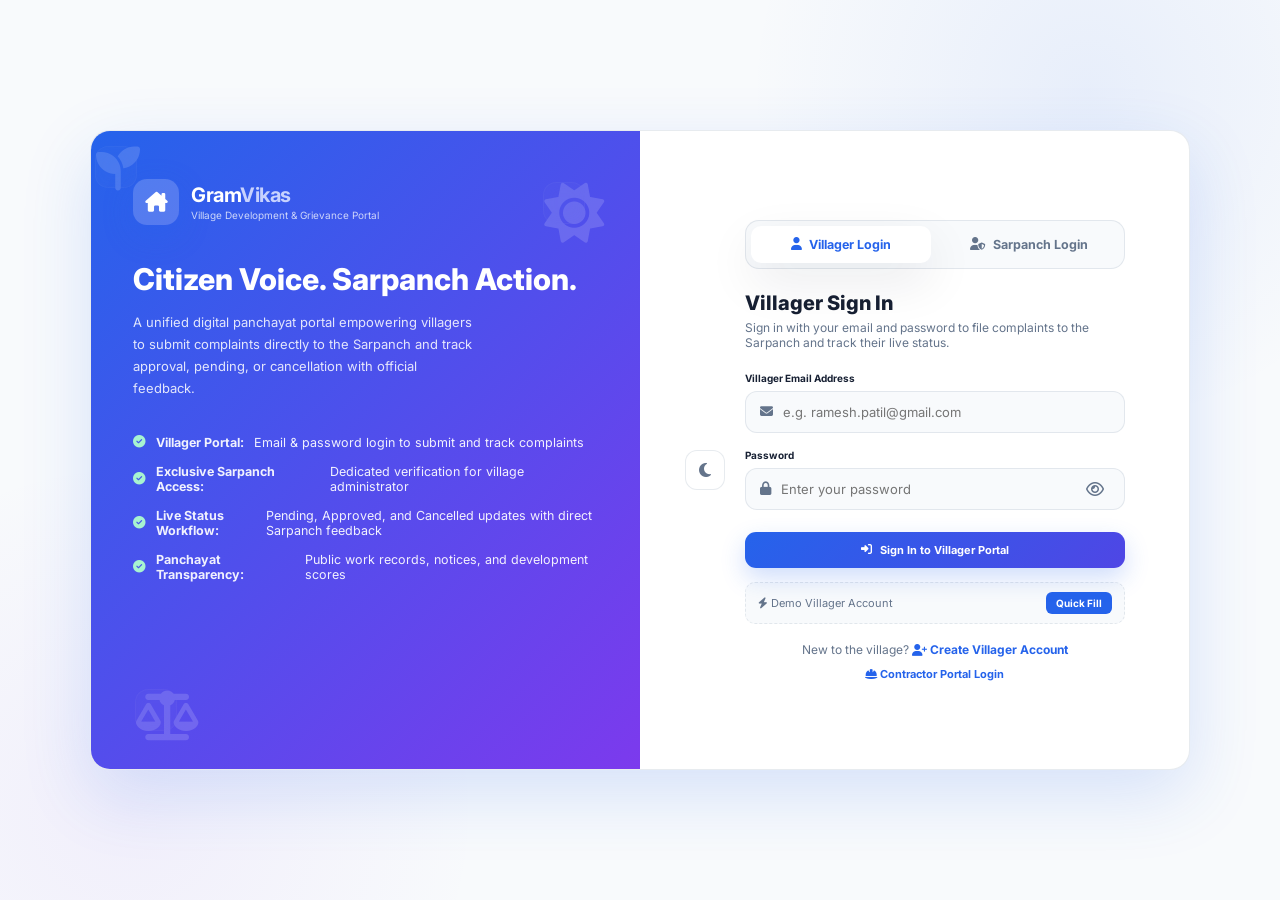
<file: login.html>
<!DOCTYPE html>
<html lang="en">
<head>
    <meta charset="UTF-8">
    <meta name="viewport" content="width=device-width, initial-scale=1.0">
    <title>Sign In — GramVikas Village Portal</title>
    <meta name="description" content="Sign in to GramVikas - Village Development & Citizen Grievance Portal for villagers and Sarpanch." />

    <!-- Google Fonts -->
    <link rel="preconnect" href="https://fonts.googleapis.com">
    <link rel="preconnect" href="https://fonts.gstatic.com" crossorigin>
    <link
        href="https://fonts.googleapis.com/css2?family=Inter:wght@400;500;600;700;800&family=Noto+Sans+Devanagari:wght@400;500;600;700&display=swap"
        rel="stylesheet"
    >

    <!-- Font Awesome Icons -->
    <link
        rel="stylesheet"
        href="https://cdnjs.cloudflare.com/ajax/libs/font-awesome/6.5.2/css/all.min.css"
    >

    <link rel="stylesheet" href="style.css">
    <link rel="stylesheet" href="login.css">
    <link rel="stylesheet" href="pro-effects.css">
    <style>
        .role-tabs-3 {
            display: grid;
            grid-template-columns: 1.2fr 1.2fr;
            gap: 8px;
            background: var(--surface-2);
            border: 1px solid var(--border);
            border-radius: 14px;
            padding: 5px;
            margin-bottom: 22px;
        }
        .sarpanch-badge-box {
            background: rgba(22, 163, 74, 0.08);
            border: 1px solid rgba(22, 163, 74, 0.25);
            border-radius: 12px;
            padding: 12px 14px;
            margin-bottom: 18px;
            font-size: 11.5px;
            color: var(--text);
            line-height: 1.55;
        }
        .sarpanch-badge-box strong {
            color: #15803d;
            display: block;
            margin-bottom: 4px;
            font-size: 12px;
        }
        .quick-autofill-btn {
            display: inline-flex;
            align-items: center;
            gap: 6px;
            padding: 6px 11px;
            margin-top: 8px;
            border-radius: 8px;
            background: #15803d;
            color: #fff;
            font-size: 10.5px;
            font-weight: 700;
            border: none;
            cursor: pointer;
            transition: var(--transition);
        }
        .quick-autofill-btn:hover {
            background: #166534;
            transform: translateY(-1px);
        }
        .demo-chip-box {
            display: flex;
            align-items: center;
            justify-content: space-between;
            background: var(--surface-2);
            border: 1px dashed var(--border);
            border-radius: 10px;
            padding: 9px 12px;
            margin-top: 14px;
            font-size: 11px;
            color: var(--muted);
        }
        .demo-chip-btn {
            background: var(--primary);
            color: #fff;
            border: none;
            padding: 5px 10px;
            border-radius: 6px;
            font-size: 10px;
            font-weight: 700;
            cursor: pointer;
        }
        .demo-chip-btn:hover {
            filter: brightness(1.1);
        }
    </style>
</head>
<body class="auth-body">

    <div class="auth-shell">

        <!-- ============ LEFT BRANDING PANEL ============ -->
        <div class="auth-brand">

            <div class="logo">
                <div class="logo-icon">
                    <i class="fa-solid fa-house-chimney"></i>
                </div>
                <div class="logo-text">
                    <h2>Gram<span>Vikas</span></h2>
                    <small>Village Development & Grievance Portal</small>
                </div>
            </div>

            <div class="auth-brand-copy">
                <h1>Citizen Voice. Sarpanch Action.</h1>
                <p>
                    A unified digital panchayat portal empowering villagers to submit complaints
                    directly to the Sarpanch and track approval, pending, or cancellation with official feedback.
                </p>
            </div>

            <ul class="auth-brand-points">
                <li><i class="fa-solid fa-circle-check"></i> <strong>Villager Portal:</strong> Email & password login to submit and track complaints</li>
                <li><i class="fa-solid fa-circle-check"></i> <strong>Exclusive Sarpanch Access:</strong> Dedicated verification for village administrator</li>
                <li><i class="fa-solid fa-circle-check"></i> <strong>Live Status Workflow:</strong> Pending, Approved, and Cancelled updates with direct Sarpanch feedback</li>
                <li><i class="fa-solid fa-circle-check"></i> <strong>Panchayat Transparency:</strong> Public work records, notices, and development scores</li>
            </ul>

            <div class="floating-icon icon-one"><i class="fa-solid fa-sun"></i></div>
            <div class="floating-icon icon-two"><i class="fa-solid fa-seedling"></i></div>
            <div class="floating-icon icon-three"><i class="fa-solid fa-scale-balanced"></i></div>

        </div>


        <!-- ============ RIGHT AUTH PANEL ============ -->
        <div class="auth-panel">

            <button class="header-icon auth-theme-toggle" id="authThemeToggle" title="Toggle theme">
                <i class="fa-solid fa-moon"></i>
            </button>

            <div class="auth-card">

                <!-- ROLE TABS: Villager vs Sarpanch -->
                <div class="role-tabs-3" id="roleTabsContainer">
                    <button type="button" class="role-tab active" id="tabVillager" data-view="villagerLoginView">
                        <i class="fa-solid fa-user"></i> Villager Login
                    </button>
                    <button type="button" class="role-tab" id="tabSarpanch" data-view="sarpanchLoginView">
                        <i class="fa-solid fa-user-shield"></i> Sarpanch Login
                    </button>
                </div>

                <!-- ==================================================
                     1. VILLAGER LOGIN VIEW (Email + Password)
                =================================================== -->
                <div class="auth-view" id="villagerLoginView">

                    <div class="auth-view-head">
                        <h2>Villager Sign In</h2>
                        <p>Sign in with your email and password to file complaints to the Sarpanch and track their live status.</p>
                    </div>

                    <form id="villagerLoginForm" novalidate>
                        <div class="form-group">
                            <label for="villagerEmail">Villager Email Address</label>
                            <div class="input-icon">
                                <i class="fa-solid fa-envelope"></i>
                                <input
                                    type="email"
                                    id="villagerEmail"
                                    placeholder="e.g. ramesh.patil@gmail.com"
                                    autocomplete="email"
                                    required
                                >
                            </div>
                        </div>

                        <div class="form-group">
                            <label for="villagerPassword">Password</label>
                            <div class="input-icon">
                                <i class="fa-solid fa-lock"></i>
                                <input
                                    type="password"
                                    id="villagerPassword"
                                    placeholder="Enter your password"
                                    autocomplete="current-password"
                                    required
                                >
                                <button type="button" class="toggle-eye" data-target="villagerPassword" aria-label="Toggle password visibility">
                                    <i class="fa-regular fa-eye"></i>
                                </button>
                            </div>
                        </div>

                        <button type="submit" class="primary-btn auth-submit" id="villagerLoginSubmitBtn">
                            <i class="fa-solid fa-right-to-bracket"></i> Sign In to Villager Portal
                        </button>
                    </form>

                    <!-- Quick Demo Villager Helper -->
                    <div class="demo-chip-box">
                        <span><i class="fa-solid fa-bolt text-warning"></i> Demo Villager Account</span>
                        <button type="button" class="demo-chip-btn" id="autofillVillagerDemoBtn">
                            Quick Fill
                        </button>
                    </div>

                    <p class="auth-switch">
                        New to the village?
                        <a href="#" id="openRegisterLink"><i class="fa-solid fa-user-plus"></i> Create Villager Account</a>
                    </p>

                    <p class="auth-switch" style="margin-top: 10px; font-size: 11px;">
                        <a href="#" id="openContractorViewLink"><i class="fa-solid fa-helmet-safety"></i> Contractor Portal Login</a>
                    </p>

                </div>


                <!-- ==================================================
                     2. SARPANCH LOGIN VIEW (Strict Authentication)
                     Email: piyushyadav3077@gmail.com | Pass: 816111
                =================================================== -->
                <div class="auth-view" id="sarpanchLoginView" hidden>

                    <div class="auth-view-head">
                        <h2>Sarpanch Portal Login</h2>
                        <p>Authorized access for the Sarpanch to inspect complaints, set status as Approved/Cancelled/Pending, and send feedback.</p>
                    </div>

                    <div class="sarpanch-badge-box">
                        <strong><i class="fa-solid fa-shield-halved"></i> Authorized Sarpanch Access Only</strong>
                        <span>Under Gram Panchayat security protocol, only the official village Sarpanch can access this desk.</span>
                        <div style="margin-top: 6px; font-size: 10.5px; color: var(--muted);">
                            Authorized email: <strong>piyushyadav3077@gmail.com</strong>
                        </div>
                        <button type="button" class="quick-autofill-btn" id="autofillSarpanchBtn">
                            <i class="fa-solid fa-key"></i> Autofill Sarpanch Credentials
                        </button>
                    </div>

                    <form id="sarpanchLoginForm" novalidate>
                        <div class="form-group">
                            <label for="sarpanchEmail">Sarpanch Official Email</label>
                            <div class="input-icon">
                                <i class="fa-solid fa-envelope"></i>
                                <input
                                    type="email"
                                    id="sarpanchEmail"
                                    placeholder="piyushyadav3077@gmail.com"
                                    autocomplete="email"
                                    required
                                >
                            </div>
                        </div>

                        <div class="form-group">
                            <label for="sarpanchPassword">Sarpanch Access Password</label>
                            <div class="input-icon">
                                <i class="fa-solid fa-lock"></i>
                                <input
                                    type="password"
                                    id="sarpanchPassword"
                                    placeholder="Enter Sarpanch password"
                                    autocomplete="current-password"
                                    required
                                >
                                <button type="button" class="toggle-eye" data-target="sarpanchPassword" aria-label="Toggle password visibility">
                                    <i class="fa-regular fa-eye"></i>
                                </button>
                            </div>
                        </div>

                        <button
                            type="submit"
                            class="primary-btn auth-submit"
                            id="sarpanchLoginSubmitBtn"
                            style="background: linear-gradient(135deg, #15803d, #047857); box-shadow: 0 10px 25px rgba(22, 163, 74, 0.28);"
                        >
                            <i class="fa-solid fa-shield-halved"></i> Sign In as Sarpanch
                        </button>
                    </form>

                    <p class="auth-switch">
                        Are you a villager?
                        <a href="#" id="switchBackToVillagerLink"><i class="fa-solid fa-arrow-left"></i> Back to Villager Login</a>
                    </p>

                </div>


                <!-- ==================================================
                     3. VILLAGER REGISTRATION VIEW
                =================================================== -->
                <div class="auth-view" id="userRegisterView" hidden>

                    <div class="auth-view-head">
                        <h2>Villager Registration</h2>
                        <p>Register with your details to file grievances and track Gram Panchayat decisions.</p>
                    </div>

                    <form id="userRegisterForm" novalidate>
                        <!-- Reusable location & account fields populated by login.js -->
                    </form>

                    <p class="auth-switch">
                        Already have an account?
                        <a href="#" id="backToVillagerLoginFromReg"><i class="fa-solid fa-arrow-left"></i> Sign in as Villager</a>
                    </p>

                </div>


                <!-- ==================================================
                     4. CONTRACTOR LOGIN VIEW
                =================================================== -->
                <div class="auth-view" id="contractorLoginView" hidden>

                    <div class="auth-view-head">
                        <h2>Contractor Portal</h2>
                        <p>Access assigned village development works and update project progress.</p>
                    </div>

                    <form id="contractorLoginForm">
                        <div class="form-group">
                            <label for="contractorEmailInput">Assigned Work Email Address</label>
                            <div class="input-icon">
                                <i class="fa-solid fa-envelope"></i>
                                <input id="contractorEmailInput" type="email" autocomplete="username" maxlength="160" placeholder="contractor@example.com" required>
                            </div>
                        </div>
                        <div class="form-group">
                            <label for="contractorPasswordInput">Password</label>
                            <div class="input-icon">
                                <i class="fa-solid fa-lock"></i>
                                <input id="contractorPasswordInput" type="password" autocomplete="current-password" minlength="8" maxlength="128" placeholder="Enter your assigned password" required>
                            </div>
                        </div>
                        <p class="form-help">Contractor accounts are created by the Sarpanch. Self-registration is not available.</p>
                        <button type="submit" class="primary-btn auth-submit" id="contractorLoginBtn">
                            <i class="fa-solid fa-helmet-safety"></i> Sign in as Contractor
                        </button>
                    </form>

                    <p class="auth-switch">
                        <a href="#" id="backToVillagerFromContractor"><i class="fa-solid fa-arrow-left"></i> Back to Villager Login</a>
                    </p>

                </div>

            </div>

        </div>

    </div>


    <!-- ================================
         TOAST MESSAGE
    ================================= -->
    <div class="toast" id="toast">
        <div class="toast-icon"><i class="fa-solid fa-check"></i></div>
        <div class="toast-content">
            <strong id="toastTitle">Success</strong>
            <p id="toastMessage">Operation completed successfully.</p>
        </div>
        <button id="closeToast" type="button" aria-label="Close notification"><i class="fa-solid fa-xmark"></i></button>
    </div>

    <!-- Scripts -->
    <script src="pro-effects.js"></script>
    <script src="maharashtra-data.js"></script>
    <script src="karnataka-data.js"></script>
    <script src="login.js"></script>
</body>
</html>
</file>
<file: style.css>
/* =========================================================
   GRAMVIKAS — ADVANCED VILLAGE DEVELOPMENT DASHBOARD
   style.css
   ========================================================= */

:root{
  --primary:#2563eb;
  --primary-2:#06b6d4;
  --secondary:#7c3aed;
  --success:#10b981;
  --warning:#f59e0b;
  --danger:#ef4444;
  --text:#172033;
  --muted:#64748b;
  --surface:#ffffff;
  --surface-2:#f8fafc;
  --border:rgba(148,163,184,.22);
  --sidebar:#0b1220;
  --sidebar-2:#111c31;
  --shadow:0 18px 50px rgba(15,23,42,.09);
  --shadow-hover:0 24px 70px rgba(37,99,235,.16);
  --radius:20px;
  --sidebar-width:270px;
  --header-height:78px;
  --transition:all .28s cubic-bezier(.2,.8,.2,1);
}

*{box-sizing:border-box;margin:0;padding:0}
html{scroll-behavior:smooth}
body{
  font-family:'Inter','Noto Sans Devanagari',system-ui,-apple-system,BlinkMacSystemFont,'Segoe UI',sans-serif;
  background:
    radial-gradient(circle at 85% 10%,rgba(37,99,235,.08),transparent 25%),
    radial-gradient(circle at 10% 90%,rgba(124,58,237,.06),transparent 25%),
    var(--surface-2);
  color:var(--text);
  overflow-x:hidden;
}
body.dark-mode{
  --text:#e5e7eb;
  --muted:#94a3b8;
  --surface:#111827;
  --surface-2:#0b1120;
  --border:rgba(148,163,184,.16);
  --shadow:0 18px 50px rgba(0,0,0,.25);
  background:var(--surface-2);
}
button,input,select,textarea{font:inherit}
button{border:0;cursor:pointer}
a{text-decoration:none;color:inherit}

/* ===== Scrollbar ===== */
::-webkit-scrollbar{width:9px;height:9px}
::-webkit-scrollbar-track{background:transparent}
::-webkit-scrollbar-thumb{background:#94a3b8;border-radius:30px}
::-webkit-scrollbar-thumb:hover{background:#64748b}

/* ===== Animated page reveal ===== */
.main-content{
  margin-left:var(--sidebar-width);
  min-height:100vh;
  transition:var(--transition);
}
.page-section{
  display:none;
  max-width:1700px;
  margin:auto;
  padding:28px clamp(18px,3vw,42px) 45px;
}
.page-section.active{
  display:block;
}
.page-section.active > *{
  animation:sectionReveal .7s both;
}
@keyframes sectionReveal{
  from{opacity:0;transform:translateY(18px)}
  to{opacity:1;transform:none}
}

/* ===== Highlight pulse (used when jumping to a sub-item inside a page) ===== */
.highlight-pulse{
  animation:highlightPulse 1.6s ease;
}
@keyframes highlightPulse{
  0%{box-shadow:0 0 0 0 rgba(37,99,235,.55)}
  60%{box-shadow:0 0 0 14px rgba(37,99,235,0)}
  100%{box-shadow:0 0 0 0 rgba(37,99,235,0)}
}

/* ===== Sidebar ===== */
.sidebar{
  position:fixed;
  z-index:1000;
  inset:0 auto 0 0;
  width:var(--sidebar-width);
  display:flex;
  flex-direction:column;
  color:#dbeafe;
  background:
    linear-gradient(160deg,rgba(37,99,235,.16),transparent 32%),
    linear-gradient(180deg,var(--sidebar),var(--sidebar-2));
  border-right:1px solid rgba(255,255,255,.07);
  box-shadow:12px 0 45px rgba(2,6,23,.12);
  overflow-y:auto;
  transition:var(--transition);
}
.sidebar::before{
  content:"";
  position:absolute;
  width:220px;height:220px;
  top:-110px;right:-110px;
  border-radius:50%;
  background:rgba(6,182,212,.12);
  filter:blur(10px);
  animation:floatBlob 8s ease-in-out infinite;
}
@keyframes floatBlob{50%{transform:translate(-30px,35px) scale(1.15)}}
.sidebar-header{
  min-height:88px;
  padding:20px 18px;
  display:flex;
  align-items:center;
  justify-content:space-between;
  position:relative;
}
.logo{display:flex;align-items:center;gap:12px}
.logo-icon{
  width:46px;height:46px;border-radius:14px;
  display:grid;place-items:center;
  color:white;font-size:20px;
  background:linear-gradient(135deg,var(--primary),var(--primary-2));
  box-shadow:0 10px 30px rgba(37,99,235,.32);
  animation:logoPulse 3s ease-in-out infinite;
}
@keyframes logoPulse{50%{transform:translateY(-3px);box-shadow:0 16px 35px rgba(37,99,235,.42)}}
.logo-text h2{font-size:20px;color:white;letter-spacing:-.5px}
.logo-text h2 span{color:#38bdf8}
.logo-text small{display:block;color:#94a3b8;margin-top:2px;font-size:10px}
.sidebar-close{display:none;background:transparent;color:#94a3b8;font-size:20px}
.village-selector{
  margin:4px 16px 18px;
  padding:13px;
  display:flex;align-items:center;gap:10px;
  border:1px solid rgba(255,255,255,.08);
  border-radius:15px;
  background:rgba(255,255,255,.055);
  backdrop-filter:blur(14px);
  transition:var(--transition);
}
.village-selector:hover{background:rgba(255,255,255,.09);transform:translateY(-2px)}
.village-icon{
  width:37px;height:37px;border-radius:11px;display:grid;place-items:center;
  background:rgba(56,189,248,.12);color:#38bdf8
}
.village-selector div:nth-child(2){flex:1}
.village-selector small{display:block;color:#94a3b8;font-size:10px}
.village-selector strong{font-size:13px;color:#fff}
.village-selector > i{color:#64748b;font-size:11px}
.sidebar-nav{padding:0 12px;position:relative}
.nav-title{
  padding:15px 10px 8px;
  color:#64748b;
  font-size:9px;font-weight:800;
  letter-spacing:1.4px;
}
.nav-link{
  position:relative;
  display:flex;align-items:center;gap:12px;
  padding:12px 13px;
  margin:3px 0;
  border-radius:13px;
  color:#a8b4c7;
  font-size:13px;font-weight:600;
  transition:var(--transition);
  overflow:hidden;
}
.nav-link::before{
  content:"";
  position:absolute;inset:0;
  background:linear-gradient(90deg,rgba(37,99,235,.18),transparent);
  transform:translateX(-110%);
  transition:var(--transition);
}
.nav-link:hover::before,.nav-link.active::before{transform:none}
.nav-link i,.nav-link span{position:relative;z-index:1}
.nav-link i{width:20px;text-align:center;color:#7f8ea5;transition:var(--transition)}
.nav-link:hover,.nav-link.active{color:white;transform:translateX(3px)}
.nav-link:hover i,.nav-link.active i{color:#38bdf8}
.nav-link.active{background:rgba(37,99,235,.14);box-shadow:inset 3px 0 0 #38bdf8}
.notification-badge{
  margin-left:auto;
  min-width:21px;height:21px;
  display:grid;place-items:center;
  border-radius:99px;background:#ef4444;color:white;
  font-size:10px;animation:badgePulse 2s infinite;
}
@keyframes badgePulse{50%{box-shadow:0 0 0 6px rgba(239,68,68,.08)}}
.sidebar-footer{margin-top:auto;padding:18px 16px}
.help-box{
  display:flex;gap:10px;align-items:center;
  padding:13px;border-radius:15px;
  background:linear-gradient(135deg,rgba(37,99,235,.18),rgba(6,182,212,.08));
  border:1px solid rgba(56,189,248,.13);
}
.help-icon{color:#38bdf8;font-size:20px}
.help-box strong{font-size:12px;color:white;display:block}
.help-box small{font-size:9px;color:#94a3b8}

/* ===== Header ===== */
.top-header{
  position:sticky;top:0;z-index:900;
  height:var(--header-height);
  display:flex;align-items:center;justify-content:space-between;
  padding:0 clamp(18px,3vw,40px);
  background:rgba(248,250,252,.82);
  border-bottom:1px solid var(--border);
  backdrop-filter:blur(20px);
}
body.dark-mode .top-header{background:rgba(11,17,32,.78)}
.header-left,.header-right{display:flex;align-items:center;gap:14px}
.menu-toggle{
  display:none;width:42px;height:42px;border-radius:12px;
  background:var(--surface);color:var(--text);box-shadow:var(--shadow)
}
.page-title h1{font-size:19px;letter-spacing:-.4px}
.page-title p{font-size:10px;color:var(--muted);margin-top:4px}
.page-title p i{margin-right:5px}
.search-box{
  width:min(300px,28vw);height:42px;
  display:flex;align-items:center;gap:9px;
  padding:0 12px;border:1px solid var(--border);
  background:var(--surface);border-radius:13px;
  transition:var(--transition);
}
.search-box:focus-within{
  border-color:rgba(37,99,235,.5);
  box-shadow:0 0 0 4px rgba(37,99,235,.08);
  width:min(340px,32vw);
}
.search-box > i{color:#94a3b8}
.search-box input{width:100%;border:0;outline:0;background:transparent;color:var(--text);font-size:12px}
.search-shortcut{font-size:9px;color:#94a3b8;border:1px solid var(--border);padding:4px 6px;border-radius:6px;white-space:nowrap}
.header-icon{
  width:40px;height:40px;border-radius:12px;
  display:grid;place-items:center;
  background:var(--surface);color:var(--muted);
  border:1px solid var(--border);transition:var(--transition);
  position:relative;
}
.header-icon:hover{color:var(--primary);transform:translateY(-2px);box-shadow:var(--shadow)}
.notification-btn span{
  position:absolute;right:8px;top:8px;width:7px;height:7px;
  background:#ef4444;border:2px solid var(--surface);border-radius:50%
}
.admin-profile{display:flex;align-items:center;gap:9px;padding-left:6px}
.profile-avatar{
  width:38px;height:38px;border-radius:12px;display:grid;place-items:center;
  color:white;background:linear-gradient(135deg,#2563eb,#7c3aed);
  box-shadow:0 8px 22px rgba(37,99,235,.22)
}
.profile-info strong{display:block;font-size:11px}
.profile-info small{display:block;color:var(--muted);font-size:9px;margin-top:2px}
.admin-profile > i{font-size:9px;color:#94a3b8}

/* ===== Common ===== */
.section-heading{
  display:flex;align-items:end;justify-content:space-between;
  gap:20px;margin:34px 0 17px
}
.section-heading h2{font-size:18px;letter-spacing:-.5px}
.section-heading p{color:var(--muted);font-size:11px;margin-top:4px}
.filter-select,.small-select{
  border:1px solid var(--border);background:var(--surface);color:var(--text);
  border-radius:10px;padding:9px 12px;outline:0;font-size:11px
}
.primary-btn,.secondary-btn,.text-btn{
  display:inline-flex;align-items:center;justify-content:center;gap:8px;
  border-radius:11px;font-weight:700;font-size:11px;
  transition:var(--transition)
}
.primary-btn{
  padding:11px 16px;color:white;
  background:linear-gradient(135deg,var(--primary),#4f46e5);
  box-shadow:0 10px 25px rgba(37,99,235,.22)
}
.primary-btn:hover{transform:translateY(-3px);box-shadow:0 15px 35px rgba(37,99,235,.3)}
.primary-btn:active{transform:translateY(-1px)}
.primary-btn.small{padding:10px 13px}

/* The `hidden` attribute is how script.js hides admin-only
   buttons (e.g. #addProjectBtn, #addComplaintUpdateBtn) from
   villagers by default, only revealing them for isAdmin. But
   .primary-btn above sets its own `display`, and an author
   rule always beats the browser's built-in `[hidden]{display:
   none}` rule — so without this, those buttons were visually
   showing for everyone regardless of the hidden attribute.
   This restores it, for any element with hidden set. */
[hidden]{display:none!important}

.secondary-btn{padding:11px 16px;background:var(--surface);color:var(--text);border:1px solid var(--border)}
.secondary-btn:hover{transform:translateY(-2px);box-shadow:var(--shadow)}
.text-btn{background:transparent;color:var(--primary);padding:7px}
.text-btn:hover{gap:12px}
.more-btn{background:transparent;color:var(--muted);padding:7px;border-radius:8px}
.more-btn:hover{background:var(--surface-2);color:var(--primary)}

/* ===== Welcome ===== */
.welcome-banner{
  min-height:230px;
  position:relative;overflow:hidden;
  display:flex;align-items:center;justify-content:space-between;
  padding:34px 42px;border-radius:25px;color:white;
  background:
    radial-gradient(circle at 90% 30%,rgba(255,255,255,.18),transparent 22%),
    linear-gradient(120deg,#1d4ed8,#4f46e5 52%,#0891b2);
  box-shadow:0 22px 60px rgba(37,99,235,.22);
}
.welcome-banner::before,.welcome-banner::after{
  content:"";position:absolute;border-radius:50%;border:1px solid rgba(255,255,255,.12)
}
.welcome-banner::before{width:320px;height:320px;right:-100px;top:-140px}
.welcome-banner::after{width:210px;height:210px;right:100px;bottom:-160px}
.welcome-text{position:relative;z-index:2;max-width:700px}
.welcome-label{
  display:inline-flex;align-items:center;gap:6px;
  padding:6px 9px;border-radius:99px;background:rgba(255,255,255,.12);
  font-size:10px;backdrop-filter:blur(8px)
}
.welcome-label i{animation:sparkle 1.6s infinite}
@keyframes sparkle{50%{transform:rotate(18deg) scale(1.2)}}
.welcome-text h2{font-size:29px;line-height:1.15;margin:13px 0 9px;letter-spacing:-1px}
.welcome-text p{font-size:12px;line-height:1.7;color:#dbeafe;margin-bottom:20px}
.welcome-illustration{position:relative;width:250px;height:180px;flex:none}
.illustration-circle{
  position:absolute;width:125px;height:125px;left:60px;top:28px;
  display:grid;place-items:center;border-radius:50%;
  color:white;font-size:56px;
  background:rgba(255,255,255,.11);
  border:1px solid rgba(255,255,255,.2);
  box-shadow:0 0 0 25px rgba(255,255,255,.025),0 0 0 50px rgba(255,255,255,.018);
  animation:illustrationFloat 4s ease-in-out infinite
}
@keyframes illustrationFloat{50%{transform:translateY(-10px) rotate(2deg)}}
.floating-icon{
  position:absolute;width:42px;height:42px;display:grid;place-items:center;
  border-radius:13px;background:rgba(255,255,255,.13);
  border:1px solid rgba(255,255,255,.2);backdrop-filter:blur(8px)
}
.icon-one{right:18px;top:14px;animation:float1 4s infinite}
.icon-two{left:4px;top:15px;animation:float2 4.7s infinite}
.icon-three{right:42px;bottom:8px;animation:float3 4.3s infinite}
@keyframes float1{50%{transform:translate(5px,12px) rotate(8deg)}}
@keyframes float2{50%{transform:translate(-5px,8px) rotate(-8deg)}}
@keyframes float3{50%{transform:translate(4px,-8px) rotate(7deg)}}

/* ===== Stats ===== */
.stats-grid{display:grid;grid-template-columns:repeat(3,1fr);gap:16px;margin-bottom:36px}
.stat-card,.dashboard-card,.service-card,.indicator-card,.scheme-card,.report-card{
  background:var(--surface);border:1px solid var(--border);box-shadow:var(--shadow)
}
.stat-card{
  position:relative;overflow:hidden;border-radius:18px;padding:20px;
  transition:var(--transition)
}
.stat-card::after{
  content:"";position:absolute;width:100px;height:100px;border-radius:50%;
  right:-45px;bottom:-45px;background:rgba(37,99,235,.05);transition:var(--transition)
}
.stat-card:hover{transform:translateY(-7px);box-shadow:var(--shadow-hover);border-color:rgba(37,99,235,.18)}
.stat-card:hover::after{transform:scale(1.7)}
.stat-top{display:flex;justify-content:space-between;align-items:center}
.stat-icon{
  width:45px;height:45px;border-radius:13px;display:grid;place-items:center;font-size:18px;
}
.stat-icon.population{background:#eff6ff;color:#2563eb}
.stat-icon.households{background:#f5f3ff;color:#7c3aed}
.stat-icon.education{background:#ecfeff;color:#0891b2}
.stat-icon.development{background:#ecfdf5;color:#059669}
.stat-icon.schools{background:#fffbeb;color:#f59e0b}
.stat-icon.hospitals{background:#fef2f2;color:#ef4444}
.stat-change{font-size:10px;padding:5px 8px;border-radius:99px}
.stat-change.positive{background:#ecfdf5;color:#059669}
.stat-content{margin-top:20px}
.stat-content > span{font-size:10px;color:var(--muted)}
.stat-content h3{font-size:25px;margin:5px 0;letter-spacing:-1px}
.stat-content small{color:#94a3b8;font-size:9px}

/* Admin-only "Edit" control for Village Profile stat cards
   (Population, Households, etc.) — sits inside the card,
   below the figure, rather than floating over a corner.
   Only ever rendered into the DOM for admins (see
   renderVillageStats in script.js), so no extra hiding
   needed here. */
.stat-edit-btn{
  position:relative;z-index:1;
  width:100%;margin-top:16px;padding-top:12px;
  display:flex;align-items:center;justify-content:center;gap:6px;
  border-top:1px solid var(--border);
  background:transparent;color:var(--muted);
  font-size:11px;font-weight:600;
  transition:var(--transition)
}
.stat-edit-btn:hover{color:var(--primary)}

/* ===== Cards / Charts ===== */
.dashboard-grid{display:grid;grid-template-columns:1.55fr 1fr;gap:16px}
.dashboard-card{border-radius:18px;padding:21px;transition:var(--transition)}
.dashboard-card:hover{box-shadow:var(--shadow-hover)}
.card-header{display:flex;align-items:flex-start;justify-content:space-between;gap:15px}
.card-header h3{font-size:14px}
.card-header p{font-size:10px;color:var(--muted);margin-top:4px}
.chart-container{height:280px;margin-top:15px}
.score-content{display:flex;align-items:center;gap:25px;min-height:280px}
.progress-circle{
  --progress:76%;
  width:160px;height:160px;flex:none;border-radius:50%;
  display:grid;place-items:center;
  background:conic-gradient(var(--primary) var(--progress),#e5e7eb 0);
  position:relative;transform:rotate(-90deg);
  box-shadow:0 0 0 8px rgba(37,99,235,.05),0 15px 35px rgba(37,99,235,.12);
}
.progress-circle::after{
  content:"";position:absolute;inset:13px;border-radius:50%;background:var(--surface)
}
.progress-inner{position:relative;z-index:2;text-align:center;transform:rotate(90deg)}
.progress-inner strong{display:block;font-size:29px}
.progress-inner span{font-size:9px;color:var(--success);font-weight:700}
.score-details{flex:1}
.score-item{display:flex;align-items:center;justify-content:space-between;padding:11px 0;border-bottom:1px dashed var(--border);font-size:10px}
.score-item:last-child{border-bottom:0}
.score-item span{color:var(--muted)}
.score-item i{margin-right:7px;color:var(--primary)}
.score-item strong{font-size:11px}

/* ===== Services ===== */
.service-grid{display:grid;grid-template-columns:repeat(4,1fr);gap:15px}
.service-card{display:flex;gap:13px;padding:18px;border-radius:17px;transition:var(--transition)}
.service-card:hover{transform:translateY(-6px) scale(1.01);box-shadow:var(--shadow-hover)}
.service-icon{width:43px;height:43px;flex:none;border-radius:12px;display:grid;place-items:center;font-size:17px}
.service-icon.water{background:#eff6ff;color:#2563eb}
.service-icon.electricity{background:#fffbeb;color:#f59e0b}
.service-icon.sanitation{background:#ecfdf5;color:#10b981}
.service-icon.roads{background:#f5f3ff;color:#7c3aed}
.service-info{flex:1;min-width:0}
.service-title{display:flex;align-items:center;justify-content:space-between;gap:8px}
.service-title h3{font-size:12px}
.status{font-size:8px;padding:4px 7px;border-radius:99px;font-weight:700}
.status.good{background:#ecfdf5;color:#059669}
.status.excellent{background:#eff6ff;color:#2563eb}
.status.average{background:#fffbeb;color:#b45309}
.service-info p{font-size:9px;color:var(--muted);margin:6px 0 10px}
.progress-bar{height:7px;overflow:hidden;border-radius:99px;background:#e5e7eb}
body.dark-mode .progress-bar{background:#263244}
.progress-fill{
  height:100%;border-radius:inherit;
  background:linear-gradient(90deg,var(--primary),var(--primary-2));
  transform-origin:left;animation:progressIn 1.4s cubic-bezier(.2,.8,.2,1) both
}
@keyframes progressIn{from{transform:scaleX(0)}to{transform:scaleX(1)}}
.service-footer{display:flex;justify-content:space-between;margin-top:7px;font-size:9px;color:var(--muted)}
.service-footer strong{color:var(--text);font-size:10px}

/* ===== Projects ===== */
.bottom-grid{margin-top:16px}
.project-list,.announcement-list{margin-top:8px}
.project-item{
  display:flex;align-items:center;gap:13px;
  padding:14px 0;border-bottom:1px solid var(--border)
}
.project-item:last-child{border-bottom:0}
.project-icon{
  width:42px;height:42px;border-radius:12px;display:grid;place-items:center;flex:none
}
.road-project{background:#eff6ff;color:#2563eb}
.water-project{background:#ecfeff;color:#0891b2}
.school-project{background:#f5f3ff;color:#7c3aed}
.solar-project{background:#fffbeb;color:#d97706}
.project-details{flex:1;min-width:0}
.project-details h4{font-size:11px}
.project-details p{font-size:9px;color:var(--muted);margin:4px 0 8px}
.project-progress{display:flex;align-items:center;gap:9px}
.project-progress .progress-bar{flex:1}
.project-progress span{font-size:9px;color:var(--muted)}
.project-status{font-size:8px;font-weight:700;padding:5px 8px;border-radius:99px}
.project-status.ongoing{color:#2563eb;background:#eff6ff}
.project-status.completed{color:#059669;background:#ecfdf5}
.project-status.planned{color:#b45309;background:#fffbeb}
.announcement-item{display:flex;gap:11px;padding:14px 0;border-bottom:1px solid var(--border)}
.announcement-item:last-of-type{border-bottom:0}
.announcement-icon{width:37px;height:37px;border-radius:11px;display:grid;place-items:center;background:#eff6ff;color:#2563eb;flex:none}
.announcement-item h4{font-size:11px}
.announcement-item p{font-size:9px;color:var(--muted);line-height:1.5;margin:4px 0}
.announcement-item small{font-size:8px;color:#94a3b8}
.view-announcements{width:100%;padding:10px;margin-top:7px;background:var(--surface-2);color:var(--primary);border-radius:10px;font-size:10px;font-weight:700}

/* ===== Complaints Development ===== */

/* Summary cards showing how much of the resolution process is done */
.complaints-dev-stats-grid{
  display:grid;grid-template-columns:repeat(4,1fr);gap:16px;margin:20px 0 28px
}
.complaints-dev-stats-grid .stat-card .stat-content{margin-top:14px}

.complaint-dev-select-hint{display:block;margin-top:6px;font-size:9px;color:var(--muted);line-height:1.5}

@media (max-width: 1024px){
  .complaints-dev-stats-grid{grid-template-columns:repeat(2,1fr)}
}
@media (max-width: 560px){
  .complaints-dev-stats-grid{grid-template-columns:1fr}
}

.complaints-dev-subtext{font-size:9.5px;color:var(--muted);margin:-8px 0 16px}
.complaints-dev-list{display:flex;flex-direction:column;gap:12px}
.complaints-dev-item{
  padding:16px 18px;border:1px solid var(--border);border-radius:14px;
  background:var(--surface-2)
}
.complaints-dev-item-head{
  display:flex;align-items:flex-start;justify-content:space-between;gap:10px;margin-bottom:8px
}
.complaints-dev-item-head h4{font-size:11.5px}
.complaints-dev-item-head small{display:block;margin-top:3px;font-size:8.5px;color:var(--muted)}
.complaints-dev-item > p{font-size:10px;color:var(--muted);line-height:1.6;margin-bottom:12px}

/* ===== Indicators ===== */
.indicator-grid,.scheme-grid{display:grid;grid-template-columns:repeat(4,1fr);gap:15px}
.indicator-card,.scheme-card{padding:20px;border-radius:18px;transition:var(--transition)}
.indicator-card:hover,.scheme-card:hover{transform:translateY(-7px);box-shadow:var(--shadow-hover)}
.indicator-header{display:flex;align-items:center;gap:10px;font-size:11px;font-weight:700}
.indicator-icon,.scheme-icon{width:40px;height:40px;border-radius:12px;display:grid;place-items:center;background:#eff6ff;color:#2563eb}
.indicator-card h3{font-size:28px;margin:17px 0 3px}
.indicator-card > p{font-size:9px;color:var(--muted);margin-bottom:12px}
.indicator-card ul{list-style:none;margin-top:13px}
.indicator-card li{display:flex;justify-content:space-between;padding:8px 0;border-bottom:1px dashed var(--border);font-size:9px}
.indicator-card li:last-child{border-bottom:0}
.indicator-card li span{color:var(--muted)}
.indicator-card li strong{font-size:10px}

/* ===== Schemes ===== */
.scheme-card{display:flex;gap:13px;cursor:pointer}
.scheme-content{flex:1}
.scheme-content h3{font-size:12px}
.scheme-content p{font-size:9px;color:var(--muted);line-height:1.5;margin:5px 0 13px}
.scheme-stats{display:flex;gap:18px}
.scheme-stats span{font-size:8px;color:var(--muted)}
.scheme-stats strong{display:block;font-size:13px;color:var(--text);margin-bottom:2px}
.scheme-details-btn{
  display:inline-flex;align-items:center;gap:6px;margin-top:12px;
  background:transparent;color:var(--primary);font-size:9px;font-weight:700;
  padding:0;transition:var(--transition)
}
.scheme-details-btn:hover{gap:10px}

/* ===== Scheme Type Filter Bar (shown after "View All") ===== */
.scheme-filter-bar{
  display:none;flex-wrap:wrap;gap:9px;margin-bottom:18px
}
.scheme-filter-bar.visible{display:flex}
.scheme-filter-chip{
  display:inline-flex;align-items:center;gap:7px;padding:8px 14px;
  border-radius:20px;background:var(--surface-2);color:var(--muted);
  font-size:9.5px;font-weight:600;border:1px solid var(--border);
  cursor:pointer;transition:var(--transition)
}
.scheme-filter-chip i{font-size:9px}
.scheme-filter-chip:hover{color:var(--primary);border-color:var(--primary)}
.scheme-filter-chip.active{
  background:var(--primary);color:#fff;border-color:var(--primary)
}

/* ===== Empty state when a category has no schemes ===== */
.scheme-empty-state{
  display:none;flex-direction:column;align-items:center;justify-content:center;
  gap:10px;padding:50px 20px;color:var(--muted);text-align:center
}
.scheme-empty-state.visible{display:flex}
.scheme-empty-state i{font-size:26px;color:var(--border)}
.scheme-empty-state p{font-size:10.5px}

/* ===== Scheme Modal ===== */
.scheme-modal{width:min(640px,100%)}
.scheme-modal-heading{display:flex;align-items:center;gap:14px}
.scheme-modal-icon{
  width:46px;height:46px;flex:none;border-radius:13px;display:grid;place-items:center;
  background:#eff6ff;color:#2563eb;font-size:18px
}
.scheme-modal-body{padding:22px}
.scheme-modal-block{margin-bottom:20px}
.scheme-modal-block:last-child{margin-bottom:0}
.scheme-modal-block h4{
  display:flex;align-items:center;gap:8px;font-size:11px;margin-bottom:10px
}
.scheme-modal-block h4 i{color:var(--primary)}
.scheme-modal-block > p{font-size:10.5px;color:var(--muted);line-height:1.7}
.scheme-modal-meta{
  display:grid;grid-template-columns:repeat(3,1fr);gap:10px;margin-bottom:20px
}
.scheme-modal-meta > div{
  background:var(--surface-2);border:1px solid var(--border);border-radius:12px;
  padding:12px;text-align:center
}
.scheme-modal-meta span{display:block;font-size:8px;color:var(--muted);margin-bottom:5px;text-transform:uppercase;letter-spacing:.4px}
.scheme-modal-meta strong{font-size:10.5px}
.document-list{list-style:none}
.document-list li{
  display:flex;align-items:center;gap:10px;padding:9px 0;
  border-bottom:1px dashed var(--border);font-size:10.5px
}
.document-list li:last-child{border-bottom:0}
.document-list li i{color:var(--success);font-size:11px}
.priority-note{font-size:9px;color:var(--muted);margin-bottom:12px}
.priority-table{display:flex;flex-direction:column;gap:8px}
.priority-row{
  display:flex;align-items:center;gap:12px;padding:10px 12px;
  border:1px solid var(--border);border-radius:12px;background:var(--surface-2)
}
.priority-rank{
  width:24px;height:24px;flex:none;border-radius:50%;display:grid;place-items:center;
  font-size:9px;font-weight:800;background:var(--surface);border:1px solid var(--border);color:var(--muted)
}
.priority-category{flex:1;min-width:0}
.priority-category strong{display:block;font-size:10.5px}
.priority-category small{display:block;font-size:8.5px;color:var(--muted);margin-top:2px;line-height:1.5}
.priority-level{
  font-size:8px;font-weight:700;padding:5px 9px;border-radius:99px;white-space:nowrap
}
.priority-level.highest{background:#fef2f2;color:#dc2626}
.priority-level.high{background:#fffbeb;color:#b45309}
.priority-level.medium{background:#eff6ff;color:#2563eb}
.priority-level.standard{background:#ecfdf5;color:#059669}
.priority-disclaimer{
  display:flex;align-items:flex-start;gap:8px;margin-top:14px;padding:11px 12px;
  background:#fffbeb;border:1px solid rgba(245,158,11,.3);border-radius:11px;
  font-size:9px;color:#92400e;line-height:1.6
}
.priority-disclaimer i{margin-top:1px}
body.dark-mode .priority-disclaimer{background:rgba(245,158,11,.08);color:#fbbf24;border-color:rgba(245,158,11,.25)}

/* ===== Scheme Amount / Loan Interest ===== */
.amount-table{display:flex;flex-direction:column;gap:8px}
.amount-row{
  display:flex;align-items:center;gap:12px;padding:10px 12px;
  border:1px solid var(--border);border-radius:12px;background:var(--surface-2)
}
.amount-icon{
  width:32px;height:32px;flex:none;border-radius:10px;display:grid;place-items:center;
  background:#ecfdf5;color:#059669;font-size:12px
}
.amount-icon.loan{background:#eff6ff;color:#2563eb}
.amount-category{flex:1;min-width:0}
.amount-category strong{display:block;font-size:10.5px}
.amount-category small{display:block;font-size:8.5px;color:var(--muted);margin-top:2px;line-height:1.5}
.amount-value{
  font-size:11px;font-weight:800;color:var(--success);white-space:nowrap;text-align:right
}
.amount-value.loan{color:var(--primary)}
.scheme-modal-block.no-data{display:none}

/* ===== Scheme Modal Footer / Apply ===== */
.scheme-modal-footer{
  padding:18px 22px 22px;border-top:1px solid var(--border)
}
.apply-btn{width:100%;text-decoration:none}

/* ===== Complaints ===== */
.complaint-summary{
  display:grid;grid-template-columns:repeat(4,1fr);
  background:var(--surface);border:1px solid var(--border);border-radius:18px;
  box-shadow:var(--shadow);overflow:hidden
}
.complaint-stat{padding:25px;text-align:center;border-right:1px solid var(--border)}
.complaint-stat:last-child{border-right:0}
.complaint-number{display:block;font-size:27px;font-weight:800;color:var(--primary)}
.complaint-number.pending{color:#f59e0b}
.complaint-number.progress{color:#2563eb}
.complaint-number.resolved{color:#10b981}
.complaint-stat > span:last-child{font-size:10px;color:var(--muted)}

/* ===== Complaints — subsections ===== */
.complaint-subsection{margin-top:28px}
.subsection-title{
  display:flex;align-items:center;gap:9px;font-size:13px;font-weight:700;
  margin-bottom:16px;color:var(--text)
}
.subsection-title i{color:var(--primary);font-size:12px}

/* ===== Top 3 Most Complained Topics ===== */
.top-complaints-grid{display:grid;grid-template-columns:repeat(3,1fr);gap:15px}
.top-complaint-card{
  position:relative;display:flex;gap:13px;padding:20px;border-radius:18px;
  background:var(--surface);border:1px solid var(--border);box-shadow:var(--shadow);
  transition:var(--transition)
}
.top-complaint-card:hover{transform:translateY(-7px);box-shadow:var(--shadow-hover)}
.top-complaint-card-clickable{cursor:pointer}
.top-complaint-card-clickable:focus-visible{outline:2px solid var(--primary);outline-offset:2px}
.top-complaint-rank{
  position:absolute;top:14px;right:16px;font-size:10px;font-weight:800;
  color:var(--muted)
}
.top-complaint-icon{
  width:40px;height:40px;min-width:40px;border-radius:12px;display:grid;
  place-items:center;background:#fff1f0;color:#ef4444
}
.top-complaint-content{flex:1}
.top-complaint-content h3{font-size:12px;margin-bottom:4px}
.top-complaint-content p{font-size:9px;color:var(--muted);margin-bottom:10px}
.top-complaint-content p strong{color:var(--text);font-size:12px}
.top-complaint-bar{
  height:6px;border-radius:4px;background:var(--surface-2);overflow:hidden;margin-bottom:6px
}
.top-complaint-bar-fill{height:100%;border-radius:4px;background:#ef4444}
.top-complaint-percent{font-size:8px;color:var(--muted)}

/* ===== Complaints submitted by citizens — header row ===== */
.complaint-list-head{
  display:flex;align-items:center;justify-content:space-between;
  gap:12px;margin-bottom:16px
}
.complaint-list-head .subsection-title{margin-bottom:0}

/* ===== Complaint detail modal ===== */
.complaint-detail-body{padding:22px}
.complaint-detail-photo{
  display:block;width:100%;max-height:280px;object-fit:cover;
  border-radius:14px;border:1px solid var(--border);margin-bottom:16px;
  cursor:zoom-in
}
.complaint-detail-desc{font-size:11.5px;color:var(--text);line-height:1.7;margin-bottom:18px}
.complaint-detail-meta strong{word-break:break-word}

.hidden{display:none !important}

/* ===== Complaints by Category — summary cards ===== */
.category-summary-grid{
  display:grid;grid-template-columns:repeat(auto-fill,minmax(230px,1fr));gap:16px
}

.category-summary-card{
  display:flex;gap:14px;padding:20px;border-radius:16px;
  background:var(--surface);border:1px solid var(--border);box-shadow:var(--shadow);
  transition:var(--transition)
}
.category-summary-card-clickable{cursor:pointer}
.category-summary-card-clickable:hover{box-shadow:var(--shadow-hover);transform:translateY(-4px)}
.category-summary-card-clickable:focus-visible{outline:2px solid var(--primary);outline-offset:2px}

.category-summary-icon{
  width:42px;height:42px;min-width:42px;border-radius:12px;display:grid;
  place-items:center;background:#eff6ff;color:#2563eb;font-size:15px
}

.category-summary-body{flex:1;min-width:0}
.category-summary-body h4{font-size:11.5px;margin-bottom:6px}

.category-summary-count{font-size:20px;font-weight:800;color:var(--primary);margin-bottom:8px}
.category-summary-count span{font-size:9px;font-weight:600;color:var(--muted);margin-left:5px}

.category-summary-percent-bar{
  height:6px;border-radius:4px;background:var(--surface-2);overflow:hidden;margin-bottom:6px
}
.category-summary-percent-fill{height:100%;border-radius:4px;background:var(--primary)}
.category-summary-percent-label{font-size:8px;color:var(--muted);display:block;margin-bottom:12px}

.category-summary-gender{
  display:flex;flex-wrap:wrap;gap:8px 14px;padding-top:10px;border-top:1px solid var(--border)
}
.category-summary-gender span{
  font-size:8.5px;color:var(--muted);display:flex;align-items:center;gap:5px;font-weight:600
}
.category-summary-gender span i{color:var(--primary);font-size:9px}

.category-count-empty{font-size:9px;color:var(--muted);margin-top:2px}

@media (max-width: 860px){
  .category-summary-grid{grid-template-columns:1fr}
}

/* ===== Complaints list (Recent Complaints + admin's full list) ===== */
.complaint-list{display:flex;flex-direction:column;gap:12px}
.complaint-item{
  display:flex;gap:13px;padding:17px 20px;border-radius:16px;
  background:var(--surface);border:1px solid var(--border);box-shadow:var(--shadow);
  transition:var(--transition)
}
.complaint-item:hover{box-shadow:var(--shadow-hover)}
.complaint-item-clickable{cursor:pointer}
.complaint-item-clickable:focus-visible{outline:2px solid var(--primary);outline-offset:2px}
.complaint-item-icon{
  width:36px;height:36px;min-width:36px;border-radius:10px;display:grid;
  place-items:center;background:#eff6ff;color:#2563eb
}
.complaint-item-content{flex:1;min-width:0}
.complaint-item-top{
  display:flex;align-items:center;justify-content:space-between;gap:10px;margin-bottom:6px
}
.complaint-item-top strong{font-size:11px;text-transform:uppercase;letter-spacing:.4px}
.complaint-item-content > p{font-size:9.5px;color:var(--muted);line-height:1.6;margin-bottom:10px}
.complaint-item-meta{display:flex;gap:16px;margin-bottom:12px}
.complaint-item-meta span{font-size:8.5px;color:var(--muted);display:flex;align-items:center;gap:5px}
.complaint-item-actions{display:flex;flex-wrap:wrap;gap:10px}
.complaint-item-actions button{font-size:10px;padding:9px 13px}
.complaint-badge{
  font-size:8px;font-weight:700;padding:4px 10px;border-radius:20px;white-space:nowrap
}
.complaint-badge.pending{background:#fef3c7;color:#b45309}
.complaint-badge.progress{background:#dbeafe;color:#1d4ed8}
.complaint-badge.resolved{background:#d1fae5;color:#047857}
/* ===== Category Complaints (single-line list — click a Top 3 card) ===== */
.category-complaints-head{
  display:flex;align-items:center;justify-content:space-between;
  gap:12px;margin-bottom:16px
}
.category-complaints-head .subsection-title{margin-bottom:0}

.category-complaints-grid{display:flex;flex-direction:column;gap:10px}

.category-complaint-row{
  display:flex;align-items:center;gap:20px;padding:14px 18px;border-radius:14px;
  background:var(--surface);border:1px solid var(--border);box-shadow:var(--shadow);
  transition:var(--transition);cursor:pointer
}
.category-complaint-row:hover{box-shadow:var(--shadow-hover);border-color:var(--primary)}
.category-complaint-row:focus-visible{outline:2px solid var(--primary);outline-offset:2px}

.category-complaint-avatar{
  width:34px;height:34px;min-width:34px;border-radius:50%;display:grid;
  place-items:center;background:#eff6ff;color:#2563eb;font-size:12px;font-weight:800
}

.category-complaint-row-field{
  display:flex;flex-direction:column;gap:3px;min-width:0
}
.category-complaint-row-field.name{flex:1.2;min-width:110px}
.category-complaint-row-field.date{flex:1;min-width:100px}
.category-complaint-row-field.time{flex:.7;min-width:80px}
.category-complaint-row-field.location{flex:1.4;min-width:140px}

.category-complaint-row-field .field-label{
  font-size:7.5px;text-transform:uppercase;letter-spacing:.5px;color:var(--muted)
}
.category-complaint-row-field strong{
  font-size:9.5px;display:flex;align-items:center;gap:6px;
  white-space:nowrap;overflow:hidden;text-overflow:ellipsis
}
.category-complaint-row-field strong i{color:var(--primary);font-size:9px}

.category-complaint-row .complaint-badge{white-space:nowrap}

.category-complaint-row-actions{
  display:flex;align-items:center;gap:10px;margin-left:auto;padding-left:10px
}
.category-complaint-row-actions button{font-size:10px;padding:8px 13px;white-space:nowrap}
.category-complaint-noimg{
  font-size:8.5px;color:var(--muted);font-style:italic;
  display:flex;align-items:center;gap:6px;white-space:nowrap
}

@media (max-width: 1100px){
  .category-complaint-row{flex-wrap:wrap;row-gap:10px}
  .category-complaint-row-actions{margin-left:0;padding-left:0;width:100%;justify-content:flex-end}
}
@media (max-width: 860px){
  .category-complaints-head{flex-direction:column;align-items:flex-start;gap:10px}
}

.complaint-empty{
  display:flex;flex-direction:column;align-items:center;justify-content:center;
  gap:10px;padding:50px 20px;color:var(--muted);text-align:center
}
.complaint-empty i{font-size:26px;color:var(--border)}
.complaint-empty p{font-size:10.5px}

/* ===== Complaint photo attachment (Submit Complaint form) ===== */
.optional-tag{font-weight:500;color:var(--muted)}
.photo-upload{
  position:relative;border:1px dashed var(--border);border-radius:14px;
  background:var(--surface-2);cursor:pointer;overflow:hidden;transition:var(--transition)
}
.photo-upload:hover{border-color:rgba(37,99,235,.5)}
.photo-upload-empty{
  display:flex;flex-direction:column;align-items:center;justify-content:center;
  gap:6px;padding:26px 16px;text-align:center
}
.photo-upload-empty i{font-size:20px;color:var(--primary)}
.photo-upload-empty p{font-size:10.5px;color:var(--text)}
.photo-upload-empty span{font-size:9px;color:var(--muted)}
.photo-upload-preview{position:relative;line-height:0}
.photo-upload-preview img{width:100%;max-height:220px;object-fit:cover}
.photo-remove-btn{
  position:absolute;top:10px;right:10px;width:28px;height:28px;border-radius:9px;
  display:grid;place-items:center;background:rgba(2,6,23,.6);color:#fff;backdrop-filter:blur(3px)
}
.photo-remove-btn:hover{background:var(--danger)}
.form-hint{display:block;font-size:9px;color:var(--muted);line-height:1.6;margin-top:7px}

/* ===== Complaint photo lightbox ===== */
.lightbox-overlay{background:rgba(2,6,23,.86)}
.lightbox-box{position:relative;width:min(720px,92vw)}
.lightbox-box img{width:100%;max-height:82vh;object-fit:contain;border-radius:14px;display:block;background:#000}
.lightbox-close{position:absolute;top:-14px;right:-14px;box-shadow:var(--shadow-hover)}

/* ===== Reports ===== */
.report-grid{display:grid;grid-template-columns:repeat(3,1fr);gap:15px}
.report-card{
  padding:20px;display:flex;align-items:center;gap:15px;
  text-align:left;border-radius:17px;color:var(--text);transition:var(--transition)
}
.report-card > i:first-child{font-size:25px;color:var(--primary)}
.report-card div{flex:1}
.report-card h3{font-size:12px}
.report-card p{font-size:9px;color:var(--muted);margin-top:4px}
.report-card > i:last-child{color:#94a3b8;font-size:11px}
.report-card:hover{transform:translateY(-5px);box-shadow:var(--shadow-hover);border-color:rgba(37,99,235,.2)}
.dashboard-footer{
  display:flex;justify-content:space-between;gap:20px;
  margin-top:40px;padding:25px 5px 5px;border-top:1px solid var(--border);
  color:var(--muted);font-size:9px
}
.dashboard-footer strong{color:var(--text);font-size:11px;margin-right:7px}

/* ===== Notification Panel ===== */
.notification-panel{
  position:fixed;z-index:1200;right:22px;top:88px;width:360px;
  max-width:calc(100vw - 30px);background:var(--surface);
  border:1px solid var(--border);border-radius:18px;
  box-shadow:0 25px 80px rgba(15,23,42,.18);
  opacity:0;visibility:hidden;transform:translateY(-12px) scale(.98);
  transition:var(--transition)
}
.notification-panel.show{opacity:1;visibility:visible;transform:none}
.notification-header{display:flex;justify-content:space-between;padding:17px;border-bottom:1px solid var(--border)}
.notification-header h3{font-size:14px}
.notification-header span{font-size:9px;color:var(--muted)}
.notification-header button{background:transparent;color:var(--muted)}
.notification-item{display:flex;gap:10px;padding:15px 17px;border-bottom:1px solid var(--border)}
.notification-item.unread{background:rgba(37,99,235,.035)}
.notification-item-icon{width:34px;height:34px;display:grid;place-items:center;border-radius:10px;background:#eff6ff;color:#2563eb;flex:none}
.notification-item strong{font-size:10px}
.notification-item p{font-size:9px;color:var(--muted);margin:3px 0}
.notification-item small{font-size:8px;color:#94a3b8}
.clear-notifications{width:calc(100% - 24px);margin:12px;padding:10px;border-radius:10px;background:var(--surface-2);color:var(--primary);font-size:10px;font-weight:700}

/* ===== Modal ===== */
.modal-overlay{
  position:fixed;inset:0;z-index:1500;display:grid;place-items:center;padding:20px;
  background:rgba(2,6,23,.58);backdrop-filter:blur(9px);
  opacity:0;visibility:hidden;transition:var(--transition)
}
.modal-overlay.show{opacity:1;visibility:visible}
.modal{
  width:min(560px,100%);max-height:90vh;overflow:auto;
  background:var(--surface);border:1px solid var(--border);
  border-radius:22px;box-shadow:0 35px 100px rgba(0,0,0,.28);
  transform:translateY(20px) scale(.96);transition:var(--transition)
}
.modal-overlay.show .modal{transform:none}
.modal-header{display:flex;justify-content:space-between;gap:20px;padding:22px;border-bottom:1px solid var(--border)}
.modal-header h2{font-size:17px}
.modal-header p{font-size:10px;color:var(--muted);margin-top:4px}
.modal-close{background:var(--surface-2);color:var(--muted);width:34px;height:34px;border-radius:10px}
#complaintForm{padding:22px}
.form-group{margin-bottom:16px}
.form-group label{display:block;font-size:10px;font-weight:700;margin-bottom:7px}
.form-group input,.form-group select,.form-group textarea{
  width:100%;border:1px solid var(--border);outline:0;background:var(--surface-2);
  color:var(--text);border-radius:11px;padding:11px 12px;font-size:11px;transition:var(--transition)
}
.form-group textarea{resize:vertical}
.form-group input:focus,.form-group select:focus,.form-group textarea:focus{
  border-color:rgba(37,99,235,.55);box-shadow:0 0 0 4px rgba(37,99,235,.08)
}
.form-actions{display:flex;justify-content:flex-end;gap:9px;padding:0 22px 22px}
.report-preview{
  margin:22px;padding:30px;text-align:center;border:1px dashed #cbd5e1;border-radius:15px;
  background:linear-gradient(145deg,var(--surface-2),var(--surface))
}
.report-logo{width:55px;height:55px;margin:0 auto 12px;border-radius:15px;display:grid;place-items:center;color:white;background:linear-gradient(135deg,var(--primary),var(--primary-2))}
.report-preview h2{font-size:20px}
.report-preview > p{font-size:10px;color:var(--muted);margin-top:5px}
.report-summary-grid{display:grid;grid-template-columns:repeat(4,1fr);gap:8px;margin-top:22px}
.report-summary-grid div{padding:13px 5px;background:var(--surface);border:1px solid var(--border);border-radius:11px}
.report-summary-grid strong{display:block;font-size:18px}
.report-summary-grid span{font-size:8px;color:var(--muted)}


/* Project edit modal: keep status controls in their own clear section. */
#editProjectForm{padding:22px}
.project-status-panel,.project-assignment-panel{
  margin:4px 0 20px;padding:16px;border:1px solid var(--border);
  border-radius:15px;background:var(--surface-2)
}
.project-form-section-heading{display:flex;align-items:center;gap:11px;margin-bottom:16px}
.project-form-section-icon{display:grid;place-items:center;width:36px;height:36px;flex:none;
  border-radius:11px;background:rgba(37,99,235,.10);color:var(--primary);font-size:14px}
.project-form-section-heading h3{font-size:12px;font-weight:800;margin:0}
.project-form-section-heading p{font-size:9px;color:var(--muted);margin:4px 0 0}
.project-status-fields{display:grid;grid-template-columns:1fr 1fr;gap:14px}
.project-status-fields .form-group{margin-bottom:0}
.project-assignment-panel .form-help{font-size:9px;line-height:1.6;color:var(--muted);margin:0 0 2px}
#editProjectForm > .auth-submit{width:100%;margin-top:2px}
.contractor-latest-update{margin:10px 0 12px;padding:10px 12px;border:1px solid var(--border);border-radius:12px;background:var(--surface-2);font-size:11px}
.contractor-latest-update>strong{display:block;font-size:10px;color:var(--primary);margin-bottom:5px}
.contractor-latest-update>p{margin:0;white-space:pre-wrap;overflow-wrap:anywhere}
.contractor-update-photo-preview{display:flex;flex-wrap:wrap;gap:8px;margin-top:8px}
.contractor-update-photo-preview a{display:inline-flex;width:86px;height:68px;overflow:hidden;border-radius:8px;border:1px solid var(--border);background:var(--surface)}
.contractor-update-photo-preview img{width:100%;height:100%;object-fit:cover}
.contractor-update-panel .form-help{font-size:10px;line-height:1.5;color:var(--muted)}
#contractorUpdatePhotos{max-width:100%;font-size:11px}
@media(max-width:520px){
  .project-status-panel,.project-assignment-panel{padding:12px}
  .project-status-fields{grid-template-columns:1fr;gap:0}
}

/* ===== Toast ===== */
.toast{
  position:fixed;z-index:2000;right:22px;bottom:22px;
  width:min(380px,calc(100vw - 30px));
  display:flex;align-items:center;gap:11px;padding:13px;
  background:var(--surface);border:1px solid var(--border);border-radius:15px;
  box-shadow:0 20px 60px rgba(15,23,42,.18);
  transform:translateX(120%);transition:var(--transition)
}
.toast.show{transform:none}
.toast-icon{width:37px;height:37px;display:grid;place-items:center;border-radius:11px;background:#ecfdf5;color:#10b981}
.toast-content{flex:1}
.toast-content strong{font-size:11px}
.toast-content p{font-size:9px;color:var(--muted);margin-top:2px}
.toast > button{background:transparent;color:#94a3b8}

/* ===== Responsive ===== */
@media(max-width:1200px){
  .stats-grid,.service-grid,.indicator-grid,.scheme-grid,.top-complaints-grid{grid-template-columns:repeat(2,1fr)}
  .dashboard-grid{grid-template-columns:1fr}
  .welcome-illustration{opacity:.75}
}
@media(max-width:900px){
  :root{--sidebar-width:270px}
  .sidebar{transform:translateX(-100%);box-shadow:20px 0 70px rgba(2,6,23,.25)}
  .sidebar.open{transform:none}
  .sidebar-close,.menu-toggle{display:grid;place-items:center}
  .main-content{margin-left:0}
  .menu-toggle{display:grid}
  .search-box{width:220px}
  .admin-profile .profile-info,.admin-profile > i{display:none}
  .sidebar-overlay{
    position:fixed;inset:0;z-index:950;background:rgba(2,6,23,.45);
    opacity:0;visibility:hidden;transition:var(--transition)
  }
  .sidebar-overlay.show{opacity:1;visibility:visible}
}
@media(max-width:680px){
  .top-header{height:70px;padding:0 14px}
  .page-title h1{font-size:15px}
  .page-title p{display:none}
  .search-box{display:none}
  .header-right{gap:7px}
  .welcome-banner{padding:26px 22px;min-height:300px}
  .welcome-text h2{font-size:24px}
  .welcome-illustration{position:absolute;right:-35px;bottom:-10px;opacity:.35}
  .section-heading{align-items:flex-start;flex-direction:column;gap:10px}
  .stats-grid,.service-grid,.indicator-grid,.scheme-grid,.report-grid,.top-complaints-grid{grid-template-columns:1fr}
  .page-section{padding:18px 13px 35px}
  .score-content{flex-direction:column;justify-content:center;padding:15px 0}
  .score-details{width:100%}
  .complaint-summary{grid-template-columns:repeat(2,1fr)}
  .complaint-stat:nth-child(2){border-right:0}
  .complaint-stat{border-bottom:1px solid var(--border)}
  .report-summary-grid{grid-template-columns:repeat(2,1fr)}
  .dashboard-footer{flex-direction:column;text-align:center}
  .project-item{align-items:flex-start;flex-wrap:wrap}
  .project-status{margin-left:55px;margin-top:-7px}
  .scheme-modal-meta{grid-template-columns:1fr}
  .scheme-modal-heading{align-items:flex-start}
}
@media(max-width:420px){
  .header-icon{width:36px;height:36px}
  .welcome-banner{border-radius:19px}
  .stat-card,.dashboard-card,.service-card,.indicator-card,.scheme-card{border-radius:15px}
}

/* ===== Reduced motion accessibility ===== */
@media(prefers-reduced-motion:reduce){
  *,*::before,*::after{animation-duration:.01ms!important;animation-iteration-count:1!important;scroll-behavior:auto!important;transition-duration:.01ms!important}
}

/* ===== Print ===== */
@media print{
  .sidebar,.top-header,.notification-panel,.toast,.modal-overlay{display:none!important}
  .main-content{margin:0}
  .page-section{padding:0}
  body{background:white}
  .welcome-banner,.stat-card,.dashboard-card,.service-card,.indicator-card,.scheme-card{box-shadow:none}
}

/* ===== Admin edit controls — Development & Projects =====
   Edit/delete buttons only ever exist in the DOM when
   script.js has confirmed the logged-in session's role is
   "admin" (see renderDevelopmentIndicators / renderProjects),
   so no extra CSS-only hiding is needed here — these rules
   just style the buttons once they're rendered. */
.indicator-card{position:relative}
.indicator-edit-btn{
  position:absolute; top:16px; right:16px;
  width:30px;height:30px;border-radius:9px;
  display:grid;place-items:center;font-size:11px;
  background:var(--surface-2);color:var(--muted);
  border:1px solid var(--border);transition:var(--transition)
}
.indicator-edit-btn:hover{color:var(--primary);background:var(--surface);transform:translateY(-2px)}

.project-item-actions{display:flex;align-items:center;gap:6px;flex:none;margin-left:8px}
.project-edit-btn,.project-delete-btn{
  width:30px;height:30px;border-radius:9px;
  display:grid;place-items:center;font-size:11px;
  background:var(--surface-2);color:var(--muted);
  border:1px solid var(--border);transition:var(--transition)
}
.project-edit-btn:hover{color:var(--primary);background:var(--surface)}
.project-delete-btn:hover{color:#ef4444;background:#fef2f2}

/* ===== Profile / Password editing (Settings → Account) ===== */
.account-header-actions{display:flex;gap:8px;flex-wrap:wrap}
.secondary-btn.small{padding:10px 13px}

.pw-input-wrap{position:relative}
.pw-input-wrap input{padding-right:40px}
.pw-input-wrap .toggle-eye{
  position:absolute; right:4px; top:50%; transform:translateY(-50%);
  background:transparent;color:var(--muted);padding:7px;border-radius:8px;
  transition:var(--transition)
}
.pw-input-wrap .toggle-eye:hover{color:var(--primary)}

/* ===== Contractor assignment register ===== */
.contractor-table-wrap{width:100%;overflow-x:auto;margin-top:8px}
.contractor-table{width:100%;border-collapse:collapse;min-width:720px;text-align:left}
.contractor-table th,.contractor-table td{padding:13px 14px;border-bottom:1px solid var(--border);vertical-align:top;font-size:11px}
.contractor-table th{font-size:10px;text-transform:uppercase;letter-spacing:.04em;color:var(--muted);font-weight:700;background:var(--surface-2)}
.contractor-table td strong{display:block;color:var(--text);font-size:11px;font-weight:700}
.contractor-table td small{display:block;color:var(--muted);font-size:9px;line-height:1.5;margin-top:4px;overflow-wrap:anywhere;max-width:260px}
.contractor-table tbody tr:last-child td{border-bottom:0}
.contractor-empty{color:var(--muted);text-align:center;padding:24px!important}
.contractor-register-note{font-size:10px;color:var(--muted);margin:12px 0 0;line-height:1.6}
.contractor-status{display:inline-block;white-space:nowrap;border-radius:99px;padding:5px 9px;font-size:9px;font-weight:700;background:#f3f4f6;color:#4b5563}
.contractor-status.ongoing{background:#eff6ff;color:#2563eb}
.contractor-status.completed{background:#ecfdf5;color:#059669}
.contractor-status.locked{background:#fef2f2;color:#b91c1c}
.contractor-status.planned{background:#fffbeb;color:#b45309}
body.dark-mode .contractor-table th{background:var(--surface-2)}
body.dark-mode .contractor-status{background:#263244;color:#cbd5e1}
body.dark-mode .contractor-status.ongoing{background:#172554;color:#93c5fd}
body.dark-mode .contractor-status.completed{background:#052e16;color:#86efac}
body.dark-mode .contractor-status.locked{background:#450a0a;color:#fca5a5}
body.dark-mode .contractor-status.planned{background:#451a03;color:#fcd34d}

/* Contractor directory and Sarpanch registration controls */
.contractor-subheading{font-size:13px;font-weight:800;color:var(--text);margin:18px 0 8px}
.contractor-directory-wrap{margin-top:18px;padding-top:16px;border-top:1px solid var(--border)}
#addContractorForm{padding:22px}
#addContractorForm .auth-submit{width:100%;margin-top:4px}


/* Past contractor work history in the construction/projects section */
.past-work-form{margin:16px 0 20px;padding:18px;border:1px solid var(--border);border-radius:14px;background:var(--surface-2)}
.past-work-form[hidden]{display:none!important}
.past-work-form-grid{display:grid;grid-template-columns:repeat(2,minmax(0,1fr));gap:12px 16px}
.past-work-form .form-group{margin:0;min-width:0}
.past-work-form label{display:block;margin-bottom:6px;font-size:11px;font-weight:700;color:var(--text)}
.past-work-form input,.past-work-form select,.past-work-form textarea{width:100%;min-width:0}
.past-work-details{grid-column:1/-1}
.past-work-form-actions{display:flex;gap:8px;flex-wrap:wrap;margin-top:16px}
.past-work-table{min-width:1050px}
@media(max-width:640px){.past-work-form{padding:12px}.past-work-form-grid{grid-template-columns:1fr}.past-work-details{grid-column:auto}}

/* Past contractor history visibility controls */
.past-work-header-actions{display:flex;align-items:center;gap:8px;flex-wrap:wrap}
#pastWorkHistoryPanel[hidden]{display:none!important}
@media(max-width:520px){.past-work-header-actions{width:100%}.past-work-header-actions button{flex:1}}

/* ===== Development Progress & Villager Comments ===== */
.dev-role-notice-banner{
  display:flex;align-items:center;gap:12px;padding:12px 16px;
  background:rgba(37,99,235,.07);border:1px solid rgba(37,99,235,.18);
  border-radius:14px;margin-bottom:16px;font-size:11px;line-height:1.6
}
.dev-role-notice-banner i{font-size:16px;color:var(--primary);flex:none}
.dev-role-notice-banner strong{color:var(--text)}

.sector-filter-chip{
  padding:6px 12px;border-radius:99px;font-size:10px;font-weight:600;
  border:1px solid var(--border);background:var(--surface-2);color:var(--muted);
  cursor:pointer;transition:var(--transition);display:inline-flex;align-items:center;gap:5px
}
.sector-filter-chip:hover{border-color:var(--primary);color:var(--primary)}
.sector-filter-chip.active{background:var(--primary);color:#fff;border-color:var(--primary);box-shadow:0 4px 12px rgba(37,99,235,.25)}

.dev-comment-card{
  padding:16px 18px;border:1px solid var(--border);border-radius:16px;
  background:var(--surface-2);transition:var(--transition)
}
.dev-comment-card:hover{box-shadow:var(--shadow-hover);border-color:rgba(37,99,235,.2)}
.dev-comment-top{
  display:flex;align-items:flex-start;justify-content:space-between;gap:10px;margin-bottom:8px
}
.dev-comment-author{display:flex;align-items:center;gap:10px}
.dev-comment-avatar{
  width:36px;height:36px;border-radius:50%;display:grid;place-items:center;
  background:#eff6ff;color:var(--primary);font-weight:700;font-size:13px;flex:none
}
.dev-comment-meta strong{font-size:12px;display:flex;align-items:center;gap:7px}
.dev-comment-meta small{font-size:9.5px;color:var(--muted)}
.dev-pill{display:inline-block;padding:2px 8px;border-radius:99px;font-size:9px;font-weight:700}
.dev-pill.villager{background:#eff6ff;color:#2563eb}
.dev-pill.sarpanch{background:#ecfdf5;color:#059669}
.dev-pill.suggestion{background:#f0fdf4;color:#16a34a;border:1px solid rgba(22,163,74,.2)}
.dev-pill.appreciation{background:#fdf4ff;color:#a855f7;border:1px solid rgba(168,85,247,.2)}
.dev-pill.issue{background:#fffbeb;color:#d97706;border:1px solid rgba(217,119,6,.2)}
.dev-comment-sector-badge{
  font-size:9.5px;font-weight:600;padding:3px 9px;border-radius:8px;background:var(--surface);
  border:1px solid var(--border);color:var(--text);display:inline-flex;align-items:center;gap:4px
}
.dev-comment-text{
  font-size:11.5px;line-height:1.65;color:var(--text);margin:6px 0 10px
}
.dev-sarpanch-reply{
  margin-top:12px;padding:12px 14px;border-radius:12px;
  background:rgba(16,185,129,.07);border:1px solid rgba(16,185,129,.2)
}
.dev-sarpanch-reply-header{
  display:flex;align-items:center;justify-content:space-between;margin-bottom:6px
}
.dev-sarpanch-reply-header strong{
  font-size:10.5px;color:#047857;display:flex;align-items:center;gap:6px
}
.dev-sarpanch-reply-header small{font-size:9px;color:var(--muted)}
.dev-sarpanch-reply p{
  margin:0;font-size:11px;line-height:1.6;color:var(--text)
}
.dev-comment-actions{
  display:flex;align-items:center;justify-content:flex-end;gap:8px;margin-top:8px
}
.dev-comment-actions button{font-size:10px}

/* ===== GramVikas Complaint Status & Sarpanch Feedback System ===== */
.complaint-number.approved{color:#15803d!important}
.complaint-number.cancelled{color:#dc2626!important}

.complaint-role-banner{
  display:flex;align-items:center;justify-content:space-between;gap:14px;
  padding:15px 18px;border-radius:16px;margin-bottom:18px;
  border:1px solid var(--border);flex-wrap:wrap
}
.complaint-role-banner.sarpanch{
  background:linear-gradient(135deg, rgba(22,163,74,.10), rgba(5,150,105,.04));
  border-color:rgba(22,163,74,.3);color:#14532d
}
.complaint-role-banner.villager{
  background:linear-gradient(135deg, rgba(37,99,235,.09), rgba(6,182,212,.04));
  border-color:rgba(37,99,235,.25);color:#1e3a8a
}
body.dark-mode .complaint-role-banner.sarpanch{background:rgba(22,163,74,.15);color:#86efac}
body.dark-mode .complaint-role-banner.villager{background:rgba(37,99,235,.15);color:#93c5fd}
.complaint-role-banner-content{display:flex;align-items:center;gap:12px;min-width:0}
.complaint-role-banner-icon{
  width:38px;height:38px;border-radius:11px;display:grid;place-items:center;
  font-size:16px;flex:none
}
.complaint-role-banner.sarpanch .complaint-role-banner-icon{background:#15803d;color:#fff}
.complaint-role-banner.villager .complaint-role-banner-icon{background:#2563eb;color:#fff}
.complaint-role-banner-content h4{margin:0;font-size:12.5px;font-weight:800}
.complaint-role-banner-content p{margin:2px 0 0;font-size:10.5px;color:var(--muted);line-height:1.5}

/* Direct Request Status Tracker */
.direct-tracker-panel{
  background:var(--surface);border:1px solid var(--border);border-radius:16px;
  padding:16px 18px;margin-bottom:20px;box-shadow:var(--shadow)
}
.direct-tracker-panel h4{margin:0 0 6px;font-size:12px;font-weight:700;display:flex;align-items:center;gap:7px}
.direct-tracker-form{display:flex;gap:10px;margin-top:10px;flex-wrap:wrap}
.direct-tracker-form input{
  flex:1;min-width:240px;padding:10px 14px;border:1px solid var(--border);
  border-radius:10px;background:var(--surface-2);color:var(--text);font-size:11.5px
}
.direct-tracker-result{
  margin-top:14px;padding:14px;border-radius:12px;border:1px solid var(--border);
  background:var(--surface-2);display:none
}

/* Status Filter Tabs */
.status-filter-pills{
  display:flex;align-items:center;gap:8px;margin:16px 0 20px;flex-wrap:wrap
}
.status-pill-btn{
  padding:7px 14px;border-radius:99px;border:1px solid var(--border);
  background:var(--surface);color:var(--muted);font-size:10.5px;font-weight:700;
  cursor:pointer;transition:var(--transition);display:inline-flex;align-items:center;gap:6px
}
.status-pill-btn:hover{color:var(--primary);border-color:var(--primary)}
.status-pill-btn.active{background:var(--primary);color:#fff;border-color:var(--primary);box-shadow:0 4px 12px rgba(37,99,235,.2)}
.status-pill-btn.pill-pending.active{background:#d97706;border-color:#d97706;box-shadow:0 4px 12px rgba(217,119,6,.25)}
.status-pill-btn.pill-approved.active{background:#15803d;border-color:#15803d;box-shadow:0 4px 12px rgba(21,128,61,.25)}
.status-pill-btn.pill-cancelled.active{background:#dc2626;border-color:#dc2626;box-shadow:0 4px 12px rgba(220,38,38,.25)}

/* Enhanced Complaint Cards */
.gv-complaint-card{
  background:var(--surface);border:1px solid var(--border);border-radius:16px;
  padding:18px 20px;margin-bottom:14px;box-shadow:var(--shadow);
  transition:var(--transition)
}
.gv-complaint-card:hover{box-shadow:var(--shadow-hover);transform:translateY(-2px)}
.gv-complaint-header{
  display:flex;align-items:flex-start;justify-content:space-between;gap:12px;
  margin-bottom:10px;flex-wrap:wrap
}
.gv-complaint-title-wrap h4{margin:0 0 4px;font-size:13px;font-weight:800;color:var(--text)}
.gv-complaint-meta-sub{display:flex;gap:10px;font-size:9.5px;color:var(--muted);flex-wrap:wrap}

/* Badges for Pending, Approved, Cancelled */
.status-badge{
  display:inline-flex;align-items:center;gap:5px;padding:4px 10px;border-radius:99px;
  font-size:9.5px;font-weight:800;white-space:nowrap
}
.status-badge.pending{background:#fef3c7;color:#92400e;border:1px solid #fde68a}
.status-badge.approved{background:#dcfce7;color:#166534;border:1px solid #bbf7d0}
.status-badge.cancelled{background:#fee2e2;color:#991b1b;border:1px solid #fca5a5}
body.dark-mode .status-badge.pending{background:rgba(217,119,6,.2);color:#fcd34d;border-color:rgba(217,119,6,.3)}
body.dark-mode .status-badge.approved{background:rgba(22,163,74,.2);color:#86efac;border-color:rgba(22,163,74,.3)}
body.dark-mode .status-badge.cancelled{background:rgba(220,38,38,.2);color:#fca5a5;border-color:rgba(220,38,38,.3)}

/* Official Sarpanch Feedback Box on Complaint Card */
.sarpanch-feedback-box{
  margin-top:14px;padding:14px 16px;border-radius:13px;
  background:rgba(22,163,74,.07);border:1px solid rgba(22,163,74,.25)
}
.sarpanch-feedback-box.cancelled{
  background:rgba(220,38,38,.07);border-color:rgba(220,38,38,.25)
}
.sarpanch-feedback-box.pending{
  background:rgba(217,119,6,.07);border-color:rgba(217,119,6,.25)
}
.sarpanch-feedback-header{
  display:flex;align-items:center;justify-content:space-between;
  margin-bottom:6px;gap:8px;font-size:10.5px;font-weight:800
}
.sarpanch-feedback-box .sarpanch-feedback-header{color:#15803d}
.sarpanch-feedback-box.cancelled .sarpanch-feedback-header{color:#b91c1c}
.sarpanch-feedback-box.pending .sarpanch-feedback-header{color:#b45309}
.sarpanch-feedback-text{
  margin:0;font-size:11.5px;line-height:1.65;color:var(--text)
}
.sarpanch-feedback-footer{
  display:flex;align-items:center;justify-content:space-between;
  margin-top:8px;font-size:9px;color:var(--muted)
}

/* Sarpanch Action Trigger Button */
.btn-sarpanch-action{
  display:inline-flex;align-items:center;gap:6px;padding:7px 13px;border-radius:9px;
  background:#15803d;color:#fff;font-size:10.5px;font-weight:700;border:none;cursor:pointer;
  transition:var(--transition);box-shadow:0 3px 10px rgba(22,163,74,.2)
}
.btn-sarpanch-action:hover{background:#166534;transform:translateY(-1px);box-shadow:0 5px 15px rgba(22,163,74,.3)}

/* Feedback Template Chips in Modal */
.template-chips-row{display:flex;gap:7px;flex-wrap:wrap;margin:8px 0 14px}
.template-chip{
  padding:5px 9px;border-radius:7px;background:var(--surface-2);border:1px solid var(--border);
  color:var(--text);font-size:9.5px;cursor:pointer;transition:var(--transition);text-align:left
}
.template-chip:hover{border-color:var(--primary);color:var(--primary);background:var(--surface)}


/* Development Progress now lives on the Development page and mirrors live indicator scores. */
.development-indicators-chart {
    width: 100%;
    margin: 0 0 24px;
}
.live-score-badge {
    display: inline-flex;
    align-items: center;
    gap: 6px;
    padding: 7px 11px;
    border-radius: 999px;
    background: rgba(16, 185, 129, .12);
    color: #059669;
    font-size: 12px;
    font-weight: 700;
    white-space: nowrap;
}
</file>
<file: login.css>
/* =========================================================
   GRAMVIKAS — login.css
   Styles for login.html (villager + admin auth)
   ========================================================= */

.auth-body{
  min-height:100vh;
  display:flex;
  align-items:center;
  justify-content:center;
}

.auth-shell{
  width:100%;
  max-width:1100px;
  min-height:640px;
  margin:24px;
  display:grid;
  grid-template-columns:1fr 1fr;
  background:var(--surface);
  border:1px solid var(--border);
  border-radius:var(--radius);
  box-shadow:var(--shadow-hover);
  overflow:hidden;
}

/* ===== Left branding panel ===== */
.auth-brand{
  position:relative;
  padding:48px 42px;
  color:#fff;
  background:linear-gradient(135deg,var(--primary),var(--secondary));
  display:flex;
  flex-direction:column;
  gap:36px;
  overflow:hidden;
}
.auth-brand .logo-text h2{color:#fff}
.auth-brand .logo-text h2 span{color:#c7d2fe}
.auth-brand .logo-text small{color:rgba(255,255,255,.75)}
.auth-brand .logo-icon{background:rgba(255,255,255,.18)}

.auth-brand-copy h1{font-size:30px;font-weight:800;line-height:1.25;margin-bottom:12px}
.auth-brand-copy p{font-size:13px;color:rgba(255,255,255,.85);line-height:1.7;max-width:340px}

.auth-brand-points{list-style:none;display:flex;flex-direction:column;gap:14px;font-size:12.5px}
.auth-brand-points li{display:flex;align-items:center;gap:10px;color:rgba(255,255,255,.92)}
.auth-brand-points i{color:#a7f3d0}

.auth-brand .floating-icon{position:absolute;opacity:.16;font-size:60px}
.auth-brand .icon-one{top:8%;right:10%}
.auth-brand .icon-two{bottom:14%;right:20%;font-size:44px}
.auth-brand .icon-three{bottom:6%;left:8%;font-size:50px}

/* ===== Right auth panel ===== */
.auth-panel{
  position:relative;
  padding:48px 46px;
  display:flex;
  align-items:center;
  justify-content:center;
}

.auth-theme-toggle{position:absolute;top:20px;right:20px}

.auth-card{width:100%;max-width:380px}

/* ===== Role tabs ===== */
.role-tabs{
  display:grid;
  grid-template-columns:1fr 1fr;
  gap:8px;
  background:var(--surface-2);
  border:1px solid var(--border);
  border-radius:14px;
  padding:5px;
  margin-bottom:26px;
}
.role-tab{
  background:transparent;
  padding:11px 10px;
  border-radius:10px;
  font-size:12.5px;
  font-weight:700;
  color:var(--muted);
  display:flex;
  align-items:center;
  justify-content:center;
  gap:7px;
  transition:var(--transition);
}
.role-tab.active{
  background:var(--surface);
  color:var(--primary);
  box-shadow:var(--shadow);
}

/* ===== Views ===== */
.auth-view-head{margin-bottom:22px}
.auth-view-head h2{font-size:20px;font-weight:800;margin-bottom:5px}
.auth-view-head p{font-size:12px;color:var(--muted)}

.auth-view form .form-group{margin-bottom:16px}

.input-icon{
  position:relative;
  display:flex;
  align-items:center;
  border:1px solid var(--border);
  border-radius:12px;
  background:var(--surface-2);
  padding:0 14px;
}
.input-icon:focus-within{border-color:var(--primary)}
.input-icon > i:first-child{color:var(--muted);font-size:13px}
.input-icon input,
.input-icon select{
  flex:1;
  border:0;
  outline:0;
  background:transparent;
  padding:12px 10px;
  font-size:13px;
  color:var(--text);
  width:100%;
}
.toggle-eye{background:transparent;color:var(--muted);padding:6px}
.toggle-eye:hover{color:var(--primary)}

.auth-submit{width:100%;justify-content:center;margin-top:6px}

.role-select-buttons{display:flex;flex-direction:column;gap:12px;margin-bottom:6px}
.role-select-buttons .auth-submit{margin-top:0}

.auth-switch{text-align:center;font-size:12px;color:var(--muted);margin-top:18px}
.auth-switch a{color:var(--primary);font-weight:700}

.field-error{color:var(--danger);font-size:10.5px;margin-top:5px;display:none}
.form-group.invalid .input-icon{border-color:var(--danger)}
.form-group.invalid .field-error{display:block}

.form-row{display:grid;grid-template-columns:1fr 1fr;gap:12px}

/* ===== OTP demo box (clearly marked as a stand-in for real email delivery) ===== */
.otp-demo-box{
  background:var(--surface-2);
  border:1px dashed var(--warning);
  border-radius:12px;
  padding:14px;
  font-size:11.5px;
  color:var(--muted);
  margin-bottom:18px;
  line-height:1.6;
}
.otp-demo-box strong{color:var(--text);letter-spacing:2px;font-size:16px}

#otpInput{letter-spacing:6px;font-weight:700;text-align:center}

@media (max-width: 860px){
  .auth-brand{display:none}
  .auth-shell{grid-template-columns:1fr;max-width:460px}
  .auth-panel{padding:36px 26px}
  .form-row{grid-template-columns:1fr}
}
</file>
<file: pro-effects.css>
/* =========================================================
   GRAMVIKAS — pro-effects.css
   Drop-in file: adds a branded opening (preloader) animation,
   staggered page-entrance, and "pro" level button interactions
   (ripple, shine sweep, magnetic lift, glow focus).

   Include AFTER style.css / login.css:
     <link rel="stylesheet" href="pro-effects.css">
   ========================================================= */

/* ---------------------------------------------------------
   0. Respect users who've asked for reduced motion
--------------------------------------------------------- */
@media (prefers-reduced-motion: reduce){
  *{animation-duration:.001ms!important;animation-iteration-count:1!important;transition-duration:.001ms!important;}
}

/* ---------------------------------------------------------
   1. OPENING / PRELOADER ANIMATION
--------------------------------------------------------- */
.pro-preloader{
  position:fixed;
  inset:0;
  z-index:99999;
  display:flex;
  align-items:center;
  justify-content:center;
  background:
    radial-gradient(circle at 20% 20%, rgba(37,99,235,.25), transparent 45%),
    radial-gradient(circle at 80% 80%, rgba(124,58,237,.22), transparent 45%),
    #0b1220;
  transition:opacity .6s ease, visibility .6s ease;
}
.pro-preloader.pro-hide{
  opacity:0;
  visibility:hidden;
  pointer-events:none;
}
.pro-preloader-inner{
  display:flex;
  flex-direction:column;
  align-items:center;
  gap:18px;
  animation:proFloatIn .8s cubic-bezier(.2,.8,.2,1) both;
}
@keyframes proFloatIn{
  from{opacity:0; transform:translateY(14px) scale(.96);}
  to{opacity:1; transform:none;}
}
.pro-preloader-logo{
  position:relative;
  width:74px;height:74px;
  border-radius:22px;
  display:grid;place-items:center;
  font-size:28px;
  color:#fff;
  background:linear-gradient(135deg,#2563eb,#7c3aed);
  box-shadow:0 20px 55px rgba(37,99,235,.45);
  animation:proLogoPulse 2.2s ease-in-out infinite;
}
.pro-preloader-logo::before,
.pro-preloader-logo::after{
  content:"";
  position:absolute;
  inset:-10px;
  border-radius:28px;
  border:1.5px solid rgba(124,158,255,.55);
  animation:proRing 1.8s cubic-bezier(.2,.7,.3,1) infinite;
}
.pro-preloader-logo::after{
  animation-delay:.55s;
}
@keyframes proRing{
  0%{transform:scale(.85); opacity:.9;}
  100%{transform:scale(1.55); opacity:0;}
}
@keyframes proLogoPulse{
  0%,100%{transform:translateY(0) scale(1);}
  50%{transform:translateY(-4px) scale(1.035);}
}
.pro-preloader-text{
  font-size:19px;
  font-weight:800;
  letter-spacing:.3px;
  color:#e7ecff;
}
.pro-preloader-text span{
  background:linear-gradient(135deg,#93c5fd,#c4b5fd);
  -webkit-background-clip:text;
  background-clip:text;
  color:transparent;
}
.pro-preloader-sub{
  font-size:11px;
  color:rgba(226,232,255,.55);
  letter-spacing:.5px;
  text-transform:uppercase;
  margin-top:-8px;
}
.pro-preloader-bar{
  width:180px;
  height:4px;
  border-radius:99px;
  background:rgba(255,255,255,.12);
  overflow:hidden;
}
.pro-preloader-bar-fill{
  height:100%;
  width:0%;
  border-radius:99px;
  background:linear-gradient(90deg,#3b82f6,#8b5cf6,#06b6d4);
  background-size:200% 100%;
  animation:proBarShimmer 1.1s linear infinite;
  transition:width .35s ease;
}
@keyframes proBarShimmer{
  0%{background-position:0% 0;}
  100%{background-position:200% 0;}
}

/* ---------------------------------------------------------
   2. PAGE ENTRANCE (after preloader clears)
--------------------------------------------------------- */
.pro-in{
  animation:proEntrance .75s cubic-bezier(.16,.9,.28,1) both;
}
.pro-in.pro-in-delay-1{animation-delay:.08s;}
.pro-in.pro-in-delay-2{animation-delay:.16s;}
@keyframes proEntrance{
  from{opacity:0; transform:translateY(22px) scale(.985);}
  to{opacity:1; transform:none;}
}

/* Auth card (login.html) — slightly different, panel-style entrance */
.pro-auth-in{
  animation:proAuthEntrance .85s cubic-bezier(.16,.9,.28,1) both;
}
@keyframes proAuthEntrance{
  from{opacity:0; transform:translateY(28px) scale(.97);}
  to{opacity:1; transform:none;}
}

/* ---------------------------------------------------------
   3. BUTTON EFFECTS — ripple + shine sweep + lift
--------------------------------------------------------- */

/* Any element the JS tags as "pro-btn" gets ripple support */
.pro-btn{
  position:relative;
  overflow:hidden;
  isolation:isolate;
}

/* Ripple circle spawned by pro-effects.js on click */
.pro-ripple{
  position:absolute;
  border-radius:50%;
  transform:scale(0);
  background:rgba(255,255,255,.55);
  pointer-events:none;
  animation:proRippleAnim .65s ease-out forwards;
  z-index:2;
}
/* Darker ripple for light-surface buttons (secondary/outline) */
.pro-ripple.pro-ripple-dark{
  background:rgba(37,99,235,.18);
}
@keyframes proRippleAnim{
  to{transform:scale(2.6); opacity:0;}
}

/* Shine sweep across primary buttons on hover */
.primary-btn.pro-btn::before,
.auth-submit.pro-btn::before{
  content:"";
  position:absolute;
  top:0; left:-60%;
  width:40%; height:100%;
  background:linear-gradient(115deg, transparent, rgba(255,255,255,.55), transparent);
  transform:skewX(-18deg);
  transition:left .65s cubic-bezier(.2,.8,.2,1);
  z-index:1;
  pointer-events:none;
}
.primary-btn.pro-btn:hover::before,
.auth-submit.pro-btn:hover::before{
  left:120%;
}

/* Elevated, slightly springier hover/press for all pro buttons */
.pro-btn{
  transition:transform .28s cubic-bezier(.2,.9,.25,1.35), box-shadow .28s ease, filter .2s ease;
}
.pro-btn:hover{
  filter:brightness(1.03);
}
.pro-btn:active{
  transform:scale(.96) translateY(0)!important;
}

/* Magnetic tilt wrapper — JS sets --mx/--my (0-1) while hovering */
.pro-magnetic{
  transform:
    translate(calc((var(--mx, .5) - .5) * 6px), calc((var(--my, .5) - .5) * 6px));
}

/* Header / round icon buttons get a soft glow ring on hover */
.header-icon.pro-btn:hover,
.role-tab.pro-btn:hover{
  box-shadow:0 0 0 4px rgba(37,99,235,.12), var(--shadow);
}

/* Role tab active pill glides instead of snapping */
.role-tabs{position:relative;}
.role-tab{
  position:relative;
  z-index:1;
  transition:color .25s ease;
}

/* Inputs — smooth focus glow */
.input-icon{
  transition:box-shadow .3s ease, border-color .3s ease;
}
.input-icon:focus-within{
  box-shadow:0 0 0 4px rgba(37,99,235,.14);
}

/* Floating brand icons on the login screen drift gently */
.auth-brand .floating-icon{
  animation:proDrift 6s ease-in-out infinite;
}
.auth-brand .icon-two{animation-duration:7.5s; animation-delay:.4s;}
.auth-brand .icon-three{animation-duration:8.5s; animation-delay:.9s;}
@keyframes proDrift{
  0%,100%{transform:translateY(0) rotate(0deg);}
  50%{transform:translateY(-12px) rotate(4deg);}
}

/* Toast — pro entrance/exit (works alongside existing .toast.show class) */
.toast.pro-toast{
  transition:transform .45s cubic-bezier(.2,.9,.2,1.2), opacity .35s ease;
}
</file>
